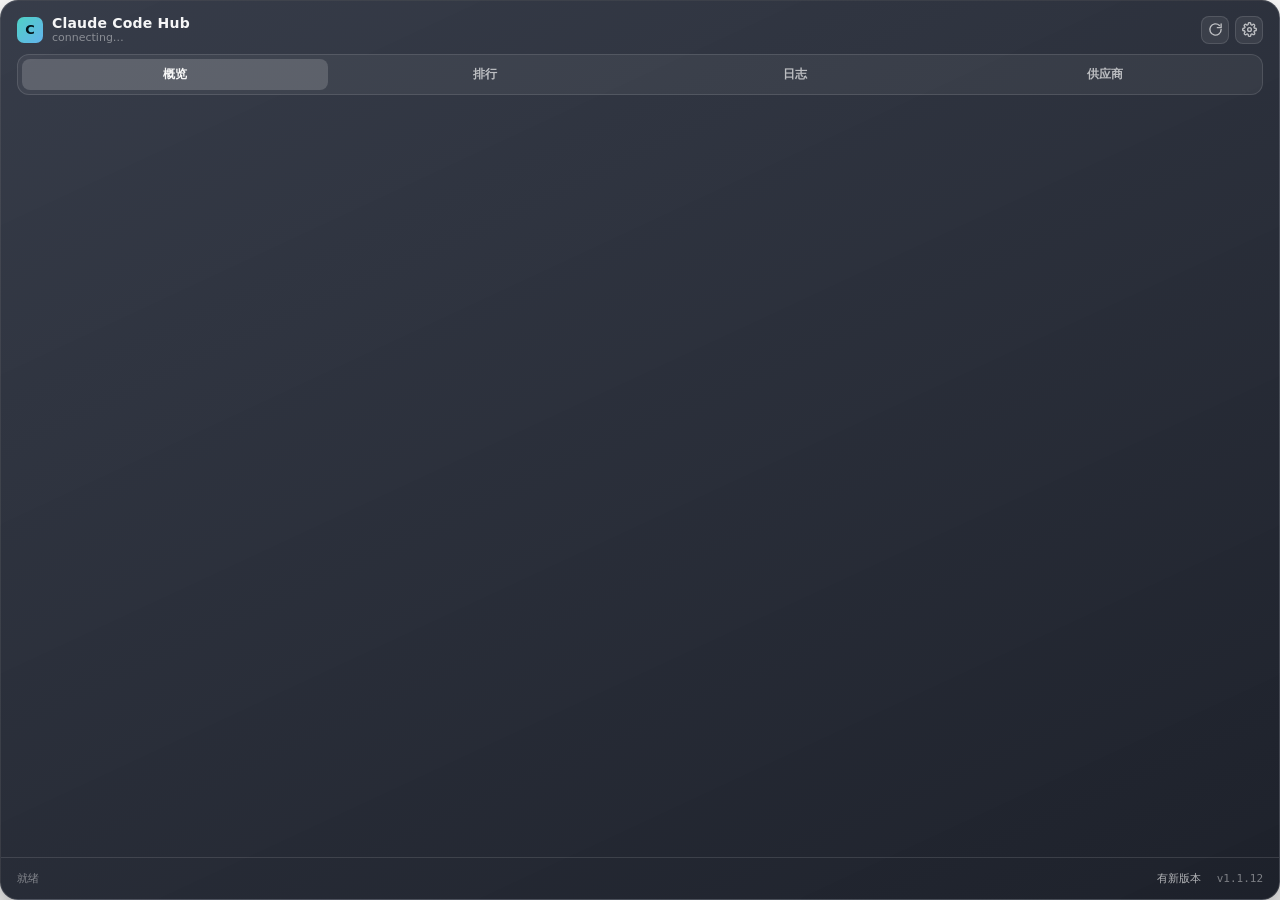
<file: frontend/index.html>
<!DOCTYPE html>
<html lang="zh-CN" data-theme="liquidGlass">
  <head>
    <meta charset="UTF-8" />
    <meta name="viewport" content="width=device-width, initial-scale=1.0" />
    <title>Claude Code Hub Bar</title>
    <link rel="stylesheet" href="theme.css" />
    <link rel="stylesheet" href="panel.css" />
  </head>
  <body>
    <div class="panel">
      <header class="panel-header">
        <div class="brand">
          <div class="logo">C</div>
          <div>
            <div class="title">Claude Code Hub</div>
            <div class="subtitle" id="conn-subtitle">connecting…</div>
          </div>
        </div>
        <div class="header-actions">
          <button class="icon-btn spin-host" id="btn-refresh" title="立即刷新">
            <svg width="15" height="15" viewBox="0 0 24 24" fill="none" stroke="currentColor" stroke-width="2.2" stroke-linecap="round" stroke-linejoin="round"><path d="M21 12a9 9 0 1 1-2.64-6.36"/><path d="M21 3v6h-6"/></svg>
          </button>
          <button class="icon-btn" id="btn-settings" title="设置">
            <svg width="15" height="15" viewBox="0 0 24 24" fill="none" stroke="currentColor" stroke-width="2.2" stroke-linecap="round" stroke-linejoin="round"><circle cx="12" cy="12" r="3"/><path d="M19.4 15a1.65 1.65 0 0 0 .33 1.82l.06.06a2 2 0 1 1-2.83 2.83l-.06-.06a1.65 1.65 0 0 0-1.82-.33 1.65 1.65 0 0 0-1 1.51V21a2 2 0 0 1-4 0v-.09A1.65 1.65 0 0 0 9 19.4a1.65 1.65 0 0 0-1.82.33l-.06.06a2 2 0 1 1-2.83-2.83l.06-.06a1.65 1.65 0 0 0 .33-1.82 1.65 1.65 0 0 0-1.51-1H3a2 2 0 0 1 0-4h.09A1.65 1.65 0 0 0 4.6 9a1.65 1.65 0 0 0-.33-1.82l-.06-.06a2 2 0 1 1 2.83-2.83l.06.06a1.65 1.65 0 0 0 1.82.33H9a1.65 1.65 0 0 0 1-1.51V3a2 2 0 0 1 4 0v.09a1.65 1.65 0 0 0 1 1.51 1.65 1.65 0 0 0 1.82-.33l.06-.06a2 2 0 1 1 2.83 2.83l-.06.06a1.65 1.65 0 0 0-.33 1.82V9a1.65 1.65 0 0 0 1.51 1H21a2 2 0 0 1 0 4h-.09a1.65 1.65 0 0 0-1.51 1z"/></svg>
          </button>
        </div>
      </header>

      <div class="error-banner hidden" id="error-banner"></div>

      <nav class="tabs">
        <div class="tab active" data-tab="dashboard">概览</div>
        <div class="tab" data-tab="leaderboard">排行</div>
        <div class="tab" data-tab="logs">日志</div>
        <div class="tab" data-tab="providers">供应商</div>
      </nav>

      <div class="content">
        <section class="tab-panel active" id="tab-dashboard"></section>
        <section class="tab-panel" id="tab-leaderboard"></section>
        <section class="tab-panel" id="tab-logs"></section>
        <section class="tab-panel" id="tab-providers"></section>
      </div>

      <footer class="panel-footer">
        <span id="footer-status">就绪</span>
        <span class="spacer"></span>
        <button id="btn-update" class="hidden">有新版本</button>
        <span class="mono" id="footer-version">v1.1.12</span>
      </footer>
    </div>

    <script src="format.js"></script>
    <script src="render.js"></script>
    <script src="panel.js"></script>
  </body>
</html>
</file>
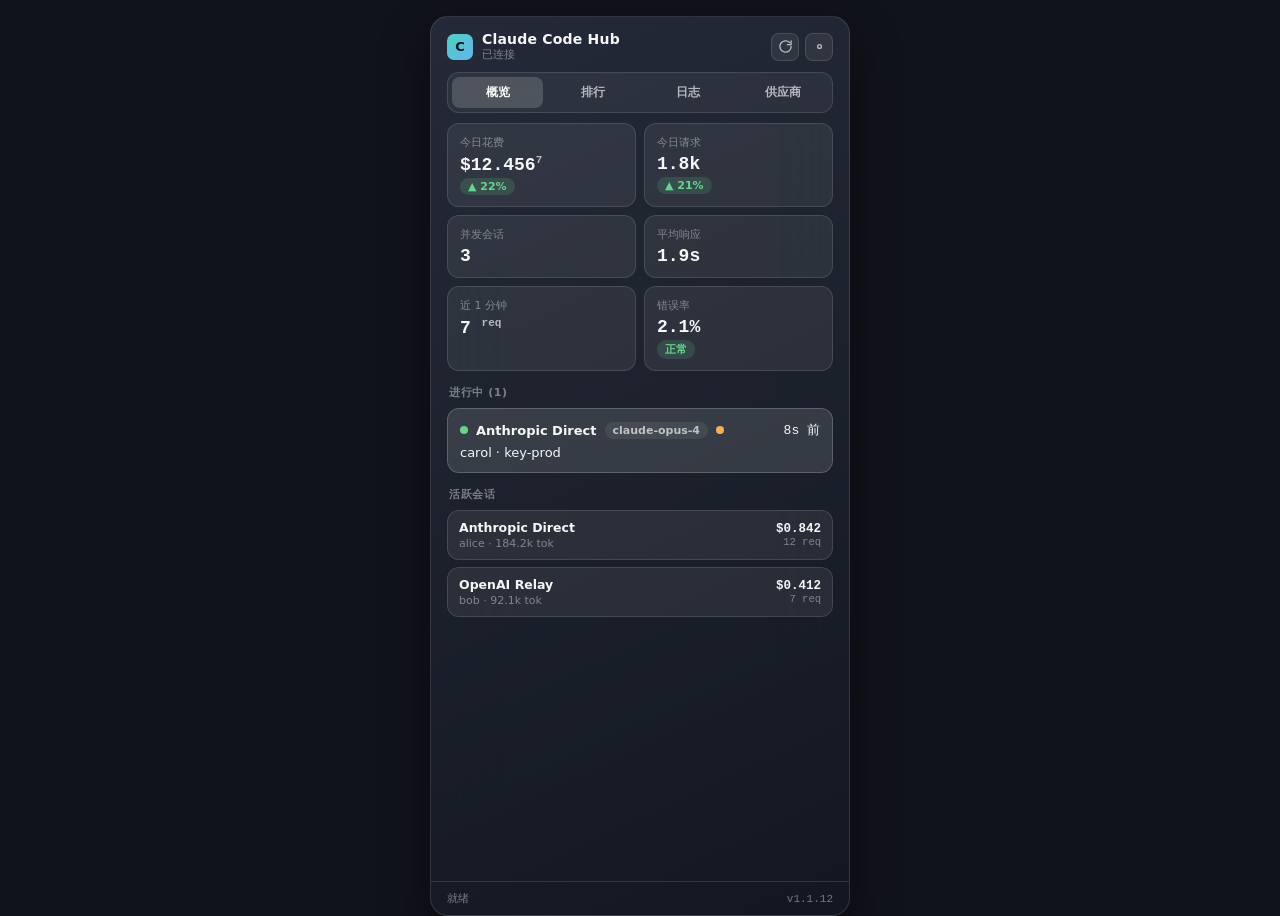
<file: frontend/demo.html>
<!DOCTYPE html>
<html lang="zh-CN" data-theme="liquidGlass">
  <head>
    <meta charset="UTF-8" />
    <title>CCHBar demo harness</title>
    <link rel="stylesheet" href="theme.css" />
    <link rel="stylesheet" href="panel.css" />
    <style>
      body { padding: 16px; background: #11131a; }
      .stage { width: 420px; height: 640px; margin: 0 auto; }
    </style>
  </head>
  <body>
    <div class="stage">
      <div class="panel">
        <header class="panel-header">
          <div class="brand">
            <div class="logo">C</div>
            <div>
              <div class="title">Claude Code Hub</div>
              <div class="subtitle" id="conn-subtitle">已连接</div>
            </div>
          </div>
          <div class="header-actions">
            <button class="icon-btn" id="btn-refresh" title="刷新">
              <svg width="15" height="15" viewBox="0 0 24 24" fill="none" stroke="currentColor" stroke-width="2.2" stroke-linecap="round" stroke-linejoin="round"><path d="M21 12a9 9 0 1 1-2.64-6.36"/><path d="M21 3v6h-6"/></svg>
            </button>
            <button class="icon-btn" id="btn-settings" title="设置">
              <svg width="15" height="15" viewBox="0 0 24 24" fill="none" stroke="currentColor" stroke-width="2.2" stroke-linecap="round" stroke-linejoin="round"><circle cx="12" cy="12" r="3"/></svg>
            </button>
          </div>
        </header>
        <div class="error-banner hidden" id="error-banner"></div>
        <nav class="tabs">
          <div class="tab active" data-tab="dashboard">概览</div>
          <div class="tab" data-tab="leaderboard">排行</div>
          <div class="tab" data-tab="logs">日志</div>
          <div class="tab" data-tab="providers">供应商</div>
        </nav>
        <div class="content">
          <section class="tab-panel active" id="tab-dashboard"></section>
          <section class="tab-panel" id="tab-leaderboard"></section>
          <section class="tab-panel" id="tab-logs"></section>
          <section class="tab-panel" id="tab-providers"></section>
        </div>
        <footer class="panel-footer">
          <span id="footer-status">就绪</span>
          <span class="spacer"></span>
          <span class="mono" id="footer-version">v1.1.12</span>
        </footer>
      </div>
    </div>
    <script src="format.js"></script>
    <script src="render.js"></script>
    <script src="demo-data.js"></script>
    <script>
      const vm = DEMO_VM;
      vm._period = "daily"; vm._scope = "user"; vm._providerGroup = "全部";
      function renderAll() {
        document.getElementById("tab-dashboard").innerHTML = render.dashboard(vm);
        document.getElementById("tab-leaderboard").innerHTML = render.leaderboard(vm);
        document.getElementById("tab-logs").innerHTML = render.logs(vm);
        document.getElementById("tab-providers").innerHTML = render.providers(vm);
      }
      renderAll();
      document.addEventListener("click", (e) => {
        const tab = e.target.closest(".tab");
        if (!tab) return;
        document.querySelectorAll(".tab").forEach((el) => el.classList.toggle("active", el === tab));
        document.querySelectorAll(".tab-panel").forEach((el) => el.classList.toggle("active", el.id === `tab-${tab.dataset.tab}`));
      });
      window.__showTab = (name) => {
        document.querySelectorAll(".tab").forEach((el) => el.classList.toggle("active", el.dataset.tab === name));
        document.querySelectorAll(".tab-panel").forEach((el) => el.classList.toggle("active", el.id === `tab-${name}`));
      };
    </script>
  </body>
</html>
</file>
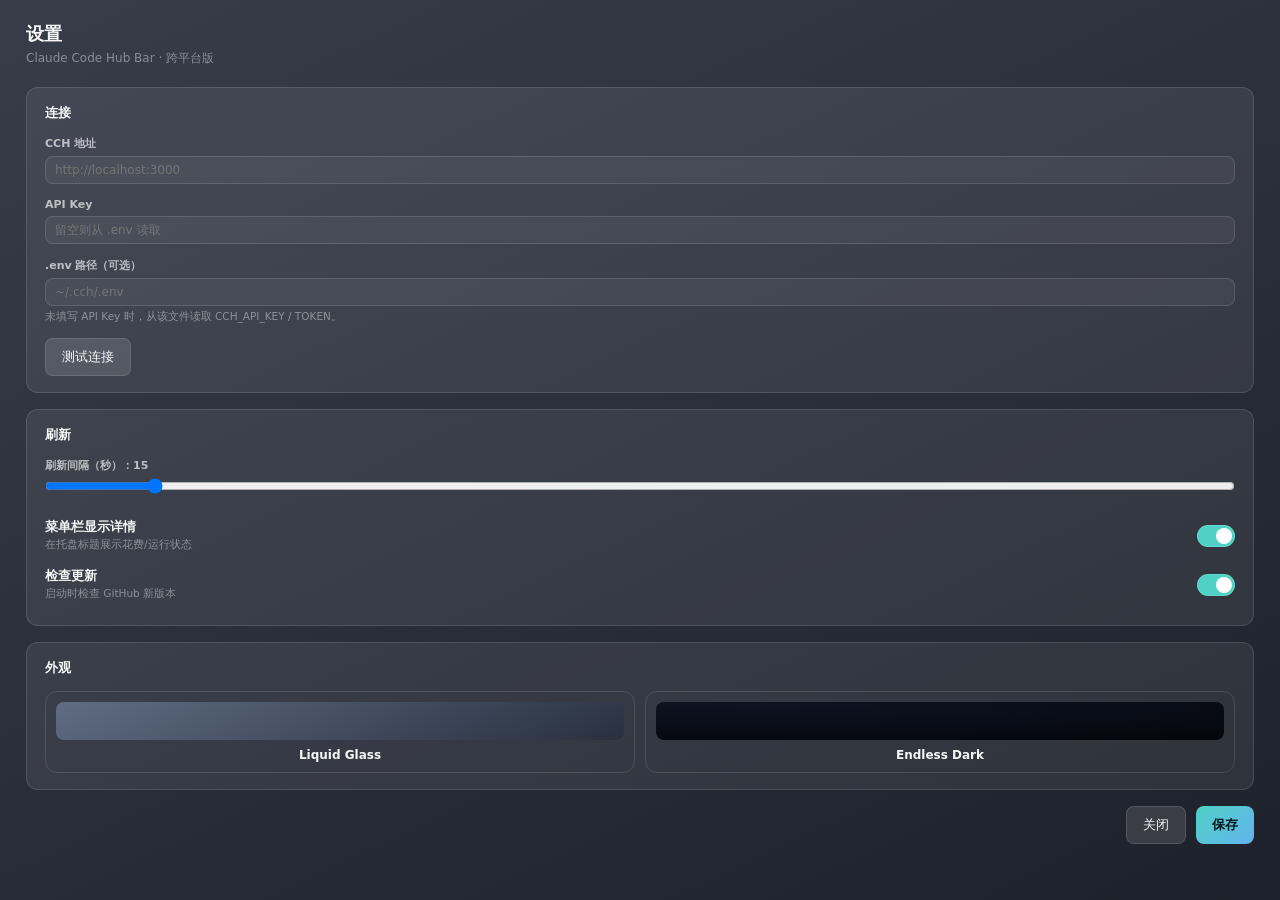
<file: frontend/settings.html>
<!DOCTYPE html>
<html lang="zh-CN" data-theme="liquidGlass">
  <head>
    <meta charset="UTF-8" />
    <meta name="viewport" content="width=device-width, initial-scale=1.0" />
    <title>CCHBar 设置</title>
    <link rel="stylesheet" href="theme.css" />
    <link rel="stylesheet" href="panel.css" />
    <link rel="stylesheet" href="settings.css" />
  </head>
  <body>
    <div class="settings-body">
      <div class="settings-title">设置</div>
      <div class="settings-subtitle">Claude Code Hub Bar · 跨平台版</div>

      <div class="settings-card">
        <h3>连接</h3>
        <div class="field">
          <label for="set-url">CCH 地址</label>
          <input type="text" id="set-url" placeholder="http://localhost:3000" />
        </div>
        <div class="field">
          <label for="set-token">API Key</label>
          <input type="text" id="set-token" placeholder="留空则从 .env 读取" />
        </div>
        <div class="field">
          <label for="set-env">.env 路径（可选）</label>
          <input type="text" id="set-env" placeholder="~/.cch/.env" />
          <div class="hint">未填写 API Key 时，从该文件读取 CCH_API_KEY / TOKEN。</div>
        </div>
        <div class="actions">
          <button class="btn-secondary" id="btn-probe">测试连接</button>
        </div>
        <div class="probe-result hidden" id="probe-result"></div>
      </div>

      <div class="settings-card">
        <h3>刷新</h3>
        <div class="field">
          <label for="set-interval">刷新间隔（秒）：<span id="interval-value">15</span></label>
          <input type="range" id="set-interval" min="5" max="120" step="5" value="15" style="width:100%" />
        </div>
        <div class="field-row">
          <div>
            <div class="field-label">菜单栏显示详情</div>
            <div class="field-desc">在托盘标题展示花费/运行状态</div>
          </div>
          <span class="toggle on" id="set-details"></span>
        </div>
        <div class="field-row">
          <div>
            <div class="field-label">检查更新</div>
            <div class="field-desc">启动时检查 GitHub 新版本</div>
          </div>
          <span class="toggle on" id="set-updates"></span>
        </div>
      </div>

      <div class="settings-card">
        <h3>外观</h3>
        <div class="theme-options">
          <div class="theme-opt" data-theme-value="liquidGlass">
            <div class="theme-swatch swatch-glass"></div>
            Liquid Glass
          </div>
          <div class="theme-opt" data-theme-value="endlessDark">
            <div class="theme-swatch swatch-dark"></div>
            Endless Dark
          </div>
        </div>
      </div>

      <div class="actions">
        <span class="spacer"></span>
        <button class="btn-secondary" id="btn-cancel">关闭</button>
        <button class="btn-primary" id="btn-save">保存</button>
      </div>
    </div>

    <script src="settings.js"></script>
  </body>
</html>
</file>
<file: frontend/theme.css>
/* CCH Bar — shared theme. Two skins ported from CCHTheme.swift:
   Liquid Glass (translucent, bright) and Endless Dark (deep, neon-on-black). */

:root {
  --radius-lg: 18px;
  --radius-md: 12px;
  --radius-sm: 8px;
  --font: -apple-system, "SF Pro Text", "Segoe UI", "Helvetica Neue",
    "PingFang SC", "Microsoft YaHei", system-ui, sans-serif;
  --mono: "SF Mono", "JetBrains Mono", "Cascadia Code", ui-monospace, Menlo,
    Consolas, monospace;
}

/* ---- Liquid Glass (default) ---- */
:root,
:root[data-theme="liquidGlass"] {
  --bg-base: rgba(28, 32, 42, 0.72);
  --bg-window: linear-gradient(155deg, rgba(38, 44, 58, 0.92), rgba(20, 24, 34, 0.96));
  --bg-card: rgba(255, 255, 255, 0.07);
  --bg-card-strong: rgba(255, 255, 255, 0.12);
  --bg-elevated: rgba(255, 255, 255, 0.05);
  --border: rgba(255, 255, 255, 0.12);
  --border-strong: rgba(255, 255, 255, 0.2);
  --text: rgba(255, 255, 255, 0.96);
  --text-secondary: rgba(255, 255, 255, 0.66);
  --text-tertiary: rgba(255, 255, 255, 0.42);
  --accent: #4fd1c5;
  --accent-2: #63b3ed;
  --accent-soft: rgba(79, 209, 197, 0.18);
  --positive: #68d391;
  --negative: #fc8181;
  --warning: #f6ad55;
  --shadow: 0 18px 50px rgba(0, 0, 0, 0.45);
  --tab-active: rgba(255, 255, 255, 0.16);
}

/* ---- Endless Dark ---- */
:root[data-theme="endlessDark"] {
  --bg-base: #05070d;
  --bg-window: radial-gradient(120% 120% at 20% 0%, #0d1322 0%, #05070d 60%);
  --bg-card: rgba(22, 30, 48, 0.7);
  --bg-card-strong: rgba(30, 40, 64, 0.9);
  --bg-elevated: rgba(16, 22, 38, 0.85);
  --border: rgba(86, 122, 196, 0.18);
  --border-strong: rgba(86, 122, 196, 0.35);
  --text: #e8efff;
  --text-secondary: rgba(190, 206, 240, 0.7);
  --text-tertiary: rgba(150, 168, 210, 0.45);
  --accent: #5b8cff;
  --accent-2: #38e1c6;
  --accent-soft: rgba(91, 140, 255, 0.18);
  --positive: #4ade80;
  --negative: #f87171;
  --warning: #fbbf24;
  --shadow: 0 20px 60px rgba(0, 0, 0, 0.7);
  --tab-active: rgba(91, 140, 255, 0.22);
}

* {
  box-sizing: border-box;
  margin: 0;
  padding: 0;
}

html,
body {
  height: 100%;
  font-family: var(--font);
  color: var(--text);
  font-size: 13px;
  -webkit-font-smoothing: antialiased;
  user-select: none;
  cursor: default;
}

body {
  background: transparent;
}

button {
  font-family: inherit;
  color: inherit;
  border: none;
  background: none;
  cursor: pointer;
}

::-webkit-scrollbar {
  width: 8px;
  height: 8px;
}
::-webkit-scrollbar-thumb {
  background: var(--border-strong);
  border-radius: 4px;
}
::-webkit-scrollbar-track {
  background: transparent;
}

.mono {
  font-family: var(--mono);
  font-variant-numeric: tabular-nums;
}

.pill {
  display: inline-flex;
  align-items: center;
  gap: 4px;
  padding: 2px 8px;
  border-radius: 999px;
  font-size: 11px;
  font-weight: 600;
  background: var(--accent-soft);
  color: var(--accent);
  white-space: nowrap;
}

.pill.muted {
  background: var(--bg-card);
  color: var(--text-secondary);
}
.pill.positive {
  background: rgba(104, 211, 145, 0.16);
  color: var(--positive);
}
.pill.negative {
  background: rgba(252, 129, 129, 0.16);
  color: var(--negative);
}
.pill.warning {
  background: rgba(246, 173, 85, 0.16);
  color: var(--warning);
}

.cache-dot {
  display: inline-block;
  width: 8px;
  height: 8px;
  border-radius: 50%;
  background: var(--accent);
}
.cache-dot.rebuilding {
  background: var(--warning);
  animation: breathe 1.4s ease-in-out infinite;
}

@keyframes breathe {
  0%, 100% { opacity: 0.35; transform: scale(0.85); }
  50% { opacity: 1; transform: scale(1.15); }
}

.spin {
  animation: spin 1.1s linear infinite;
}
@keyframes spin {
  to { transform: rotate(360deg); }
}
</file>
<file: frontend/panel.css>
/* Panel popover layout. */

.panel {
  display: flex;
  flex-direction: column;
  height: 100vh;
  background: var(--bg-window);
  backdrop-filter: blur(40px) saturate(160%);
  -webkit-backdrop-filter: blur(40px) saturate(160%);
  border: 1px solid var(--border);
  border-radius: var(--radius-lg);
  overflow: hidden;
  box-shadow: var(--shadow);
}

/* Windows / Linux: the panel fills a normal application window that already
   has a system title bar, so drop the floating-popover chrome. */
:root[data-window-mode="window"] .panel {
  border: none;
  border-radius: 0;
  box-shadow: none;
}
:root[data-window-mode="window"] .panel-header {
  -webkit-app-region: no-drag;
}

.panel-header {
  display: flex;
  align-items: center;
  gap: 10px;
  padding: 14px 16px 10px;
  -webkit-app-region: drag;
}

.brand {
  display: flex;
  align-items: center;
  gap: 9px;
}
.brand .logo {
  width: 26px;
  height: 26px;
  border-radius: 7px;
  background: linear-gradient(135deg, var(--accent), var(--accent-2));
  display: grid;
  place-items: center;
  color: #04141a;
  font-weight: 800;
  font-size: 13px;
}
.brand .title {
  font-size: 14px;
  font-weight: 700;
  letter-spacing: 0.2px;
}
.brand .subtitle {
  font-size: 11px;
  color: var(--text-tertiary);
}

.header-actions {
  margin-left: auto;
  display: flex;
  gap: 6px;
  -webkit-app-region: no-drag;
}
.icon-btn {
  width: 28px;
  height: 28px;
  border-radius: var(--radius-sm);
  display: grid;
  place-items: center;
  color: var(--text-secondary);
  background: var(--bg-card);
  border: 1px solid var(--border);
  font-size: 14px;
  transition: background 0.15s, color 0.15s;
}
.icon-btn:hover {
  background: var(--bg-card-strong);
  color: var(--text);
}
.icon-btn.spin-host.loading svg {
  animation: spin 1s linear infinite;
}

.error-banner {
  margin: 0 16px 8px;
  padding: 8px 12px;
  border-radius: var(--radius-sm);
  background: rgba(252, 129, 129, 0.14);
  color: var(--negative);
  font-size: 12px;
  border: 1px solid rgba(252, 129, 129, 0.3);
}
.error-banner.hidden { display: none; }

.tabs {
  display: flex;
  gap: 4px;
  padding: 4px;
  margin: 0 16px 10px;
  background: var(--bg-elevated);
  border-radius: var(--radius-md);
  border: 1px solid var(--border);
}
.tab {
  flex: 1;
  padding: 7px 6px;
  border-radius: var(--radius-sm);
  font-size: 12px;
  font-weight: 600;
  color: var(--text-secondary);
  text-align: center;
  transition: background 0.15s, color 0.15s;
}
.tab.active {
  background: var(--tab-active);
  color: var(--text);
}

.content {
  flex: 1;
  overflow-y: auto;
  padding: 0 16px 12px;
}
.tab-panel { display: none; }
.tab-panel.active { display: block; }

/* Cards & grids */
.card {
  background: var(--bg-card);
  border: 1px solid var(--border);
  border-radius: var(--radius-md);
  padding: 12px;
  margin-bottom: 10px;
}
.metric-grid {
  display: grid;
  grid-template-columns: repeat(2, 1fr);
  gap: 8px;
}
.metric {
  background: var(--bg-card);
  border: 1px solid var(--border);
  border-radius: var(--radius-md);
  padding: 11px 12px;
}
.metric .label {
  font-size: 11px;
  color: var(--text-tertiary);
  margin-bottom: 4px;
}
.metric .value {
  font-size: 18px;
  font-weight: 700;
  font-family: var(--mono);
}
.metric .value .minor {
  font-size: 11px;
  vertical-align: super;
  color: var(--text-secondary);
}
.metric .delta {
  font-size: 11px;
  margin-top: 3px;
}

.section-title {
  font-size: 11px;
  font-weight: 700;
  text-transform: uppercase;
  letter-spacing: 0.6px;
  color: var(--text-tertiary);
  margin: 14px 2px 8px;
}

.row {
  display: flex;
  align-items: center;
  gap: 10px;
  padding: 9px 11px;
  border-radius: var(--radius-md);
  background: var(--bg-card);
  border: 1px solid var(--border);
  margin-bottom: 7px;
}
.row .row-main {
  flex: 1;
  min-width: 0;
}
.row .row-title {
  font-size: 12.5px;
  font-weight: 600;
  white-space: nowrap;
  overflow: hidden;
  text-overflow: ellipsis;
}
.row .row-sub {
  font-size: 11px;
  color: var(--text-tertiary);
  margin-top: 2px;
  white-space: nowrap;
  overflow: hidden;
  text-overflow: ellipsis;
}
.row .row-trailing {
  text-align: right;
  font-family: var(--mono);
  white-space: nowrap;
}
.row .row-trailing .primary {
  font-size: 12.5px;
  font-weight: 700;
}
.row .row-trailing .secondary {
  font-size: 10.5px;
  color: var(--text-tertiary);
}

.rank {
  width: 22px;
  height: 22px;
  border-radius: 7px;
  display: grid;
  place-items: center;
  font-size: 11px;
  font-weight: 800;
  font-family: var(--mono);
  background: var(--bg-card-strong);
  color: var(--text-secondary);
  flex-shrink: 0;
}
.rank.gold { background: linear-gradient(135deg, #f6d365, #fda085); color: #3a2400; }
.rank.silver { background: linear-gradient(135deg, #e2e8f0, #cbd5e1); color: #1a2433; }
.rank.bronze { background: linear-gradient(135deg, #f0a868, #c97b3c); color: #2a1500; }

.empty {
  text-align: center;
  color: var(--text-tertiary);
  font-size: 12px;
  padding: 28px 12px;
}

.segmented {
  display: flex;
  gap: 3px;
  padding: 3px;
  background: var(--bg-elevated);
  border-radius: var(--radius-sm);
  border: 1px solid var(--border);
}
.segmented button {
  flex: 1;
  padding: 5px 8px;
  border-radius: 6px;
  font-size: 11px;
  font-weight: 600;
  color: var(--text-secondary);
}
.segmented button.active {
  background: var(--tab-active);
  color: var(--text);
}

.controls-row {
  display: flex;
  gap: 8px;
  margin-bottom: 10px;
}
.controls-row > * { flex: 1; }

select,
input[type="text"] {
  width: 100%;
  padding: 6px 9px;
  border-radius: var(--radius-sm);
  border: 1px solid var(--border);
  background: var(--bg-elevated);
  color: var(--text);
  font-family: inherit;
  font-size: 12px;
  -webkit-app-region: no-drag;
}

.toggle {
  position: relative;
  width: 38px;
  height: 22px;
  border-radius: 11px;
  background: var(--bg-card-strong);
  border: 1px solid var(--border);
  transition: background 0.18s;
  flex-shrink: 0;
}
.toggle.on { background: var(--accent); }
.toggle::after {
  content: "";
  position: absolute;
  top: 2px;
  left: 2px;
  width: 16px;
  height: 16px;
  border-radius: 50%;
  background: #fff;
  transition: transform 0.18s;
}
.toggle.on::after { transform: translateX(16px); }

.panel-footer {
  display: flex;
  align-items: center;
  gap: 8px;
  padding: 9px 16px;
  border-top: 1px solid var(--border);
  font-size: 11px;
  color: var(--text-tertiary);
}
.panel-footer .spacer { flex: 1; }
.panel-footer button {
  color: var(--text-secondary);
  font-size: 11px;
  padding: 4px 8px;
  border-radius: 6px;
}
.panel-footer button:hover { background: var(--bg-card); color: var(--text); }

.bar {
  height: 5px;
  border-radius: 3px;
  background: var(--bg-card-strong);
  overflow: hidden;
  margin-top: 6px;
}
.bar > span {
  display: block;
  height: 100%;
  border-radius: 3px;
  background: linear-gradient(90deg, var(--accent), var(--accent-2));
}

.running-card {
  border-color: var(--border-strong);
  background: var(--bg-card-strong);
}
.running-head {
  display: flex;
  align-items: center;
  gap: 8px;
  margin-bottom: 6px;
}
.live-dot {
  width: 8px;
  height: 8px;
  border-radius: 50%;
  background: var(--positive);
  animation: breathe 1.3s ease-in-out infinite;
}
</file>
<file: frontend/settings.css>
.settings-body {
  min-height: 100vh;
  background: var(--bg-window);
  padding: 22px 26px 30px;
  overflow-y: auto;
}
.settings-title {
  font-size: 18px;
  font-weight: 700;
  margin-bottom: 4px;
}
.settings-subtitle {
  font-size: 12px;
  color: var(--text-tertiary);
  margin-bottom: 20px;
}
.settings-card {
  background: var(--bg-card);
  border: 1px solid var(--border);
  border-radius: var(--radius-md);
  padding: 16px 18px;
  margin-bottom: 16px;
}
.settings-card h3 {
  font-size: 13px;
  font-weight: 700;
  margin-bottom: 14px;
  color: var(--text);
}
.field {
  margin-bottom: 14px;
}
.field:last-child { margin-bottom: 0; }
.field label {
  display: block;
  font-size: 11px;
  color: var(--text-secondary);
  margin-bottom: 5px;
  font-weight: 600;
}
.field .hint {
  font-size: 10.5px;
  color: var(--text-tertiary);
  margin-top: 4px;
}
.field-row {
  display: flex;
  align-items: center;
  justify-content: space-between;
  gap: 12px;
  padding: 8px 0;
}
.field-row .field-label { font-size: 12.5px; font-weight: 600; }
.field-row .field-desc { font-size: 10.5px; color: var(--text-tertiary); margin-top: 2px; }

.btn-primary {
  background: linear-gradient(135deg, var(--accent), var(--accent-2));
  color: #04141a;
  font-weight: 700;
  padding: 9px 16px;
  border-radius: var(--radius-sm);
  font-size: 13px;
}
.btn-secondary {
  background: var(--bg-card-strong);
  border: 1px solid var(--border);
  color: var(--text);
  padding: 9px 16px;
  border-radius: var(--radius-sm);
  font-size: 13px;
}
.actions { display: flex; gap: 10px; margin-top: 8px; }
.actions .spacer { flex: 1; }

.probe-result {
  margin-top: 10px;
  font-size: 12px;
  padding: 8px 12px;
  border-radius: var(--radius-sm);
}
.probe-result.ok { background: rgba(104,211,145,0.14); color: var(--positive); }
.probe-result.err { background: rgba(252,129,129,0.14); color: var(--negative); }
.probe-result.hidden { display: none; }

.theme-options { display: flex; gap: 10px; }
.theme-opt {
  flex: 1;
  border: 1.5px solid var(--border);
  border-radius: var(--radius-md);
  padding: 10px;
  text-align: center;
  font-size: 12px;
  font-weight: 600;
}
.theme-opt.active { border-color: var(--accent); background: var(--accent-soft); }
.theme-swatch {
  height: 38px;
  border-radius: var(--radius-sm);
  margin-bottom: 8px;
}
.swatch-glass { background: linear-gradient(155deg, rgba(120,140,170,0.6), rgba(40,48,64,0.9)); }
.swatch-dark { background: radial-gradient(120% 120% at 20% 0%, #0d1322, #05070d); }
</file>
